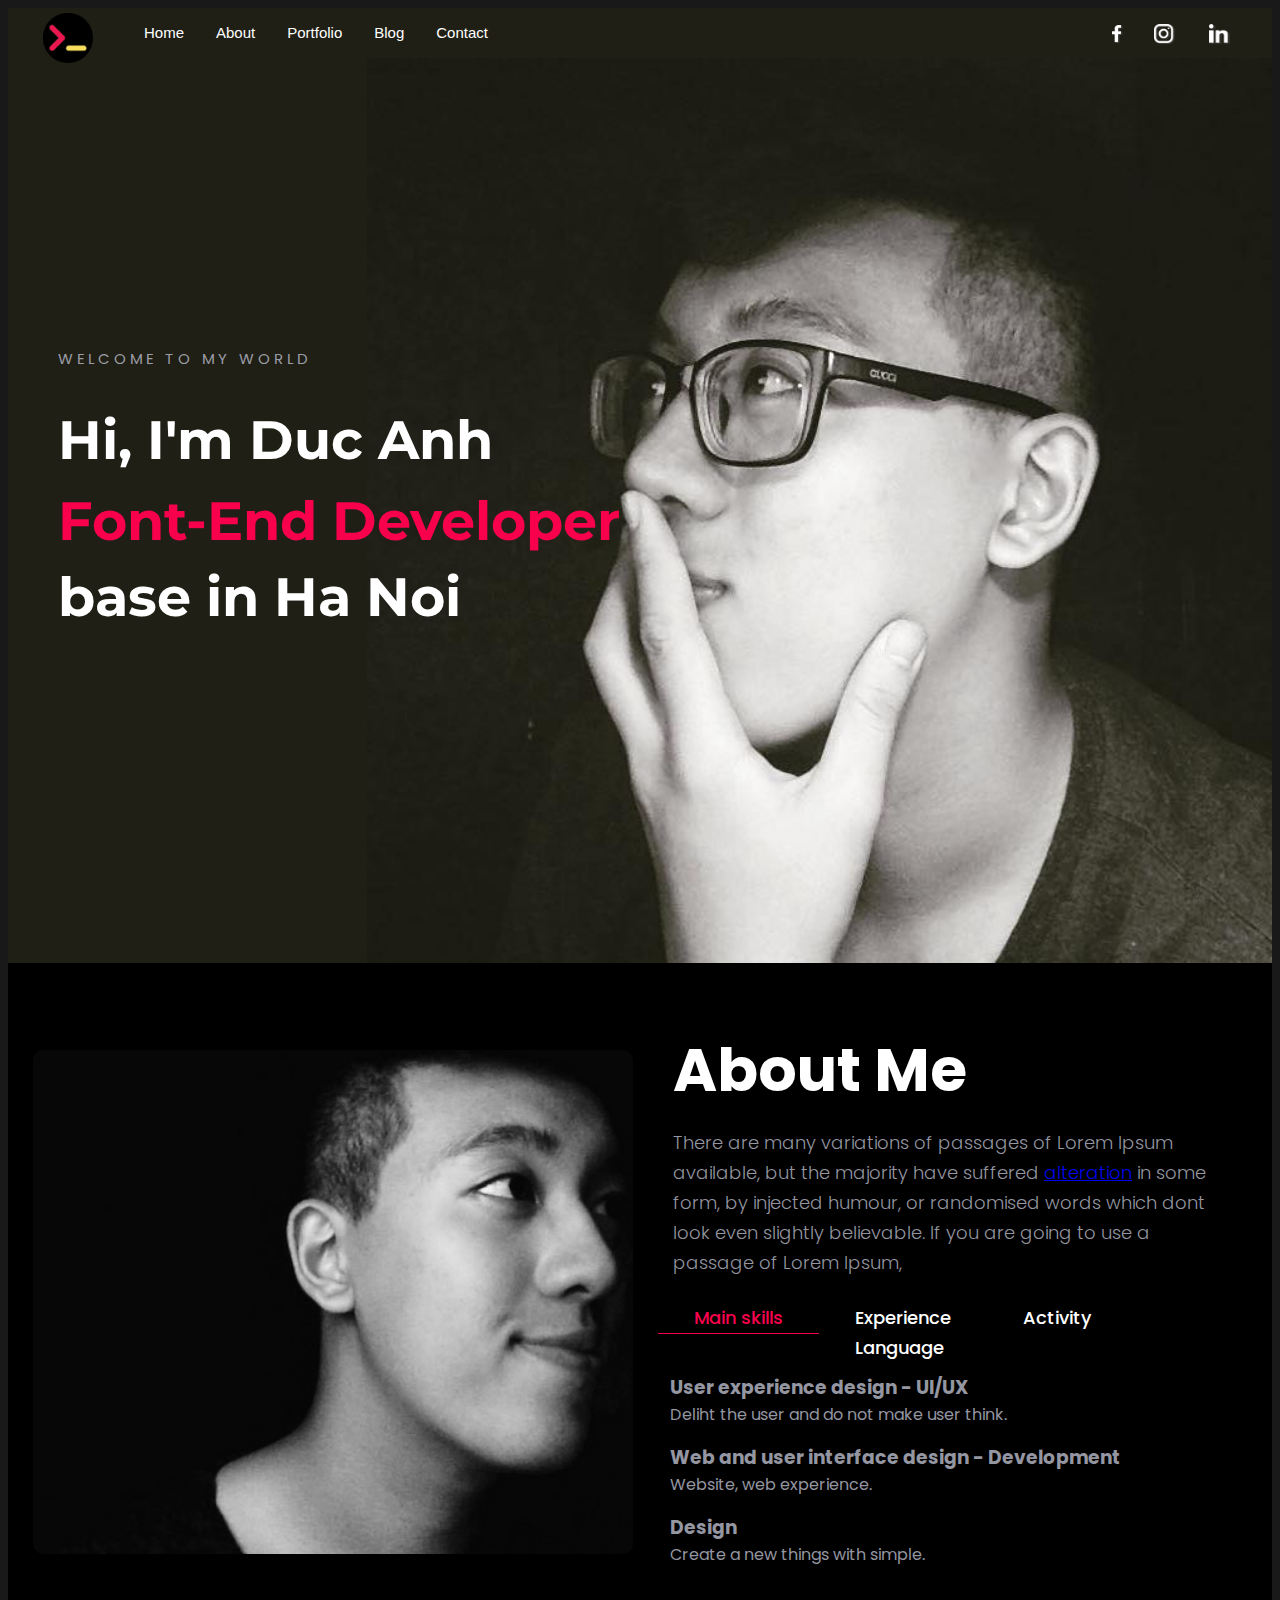
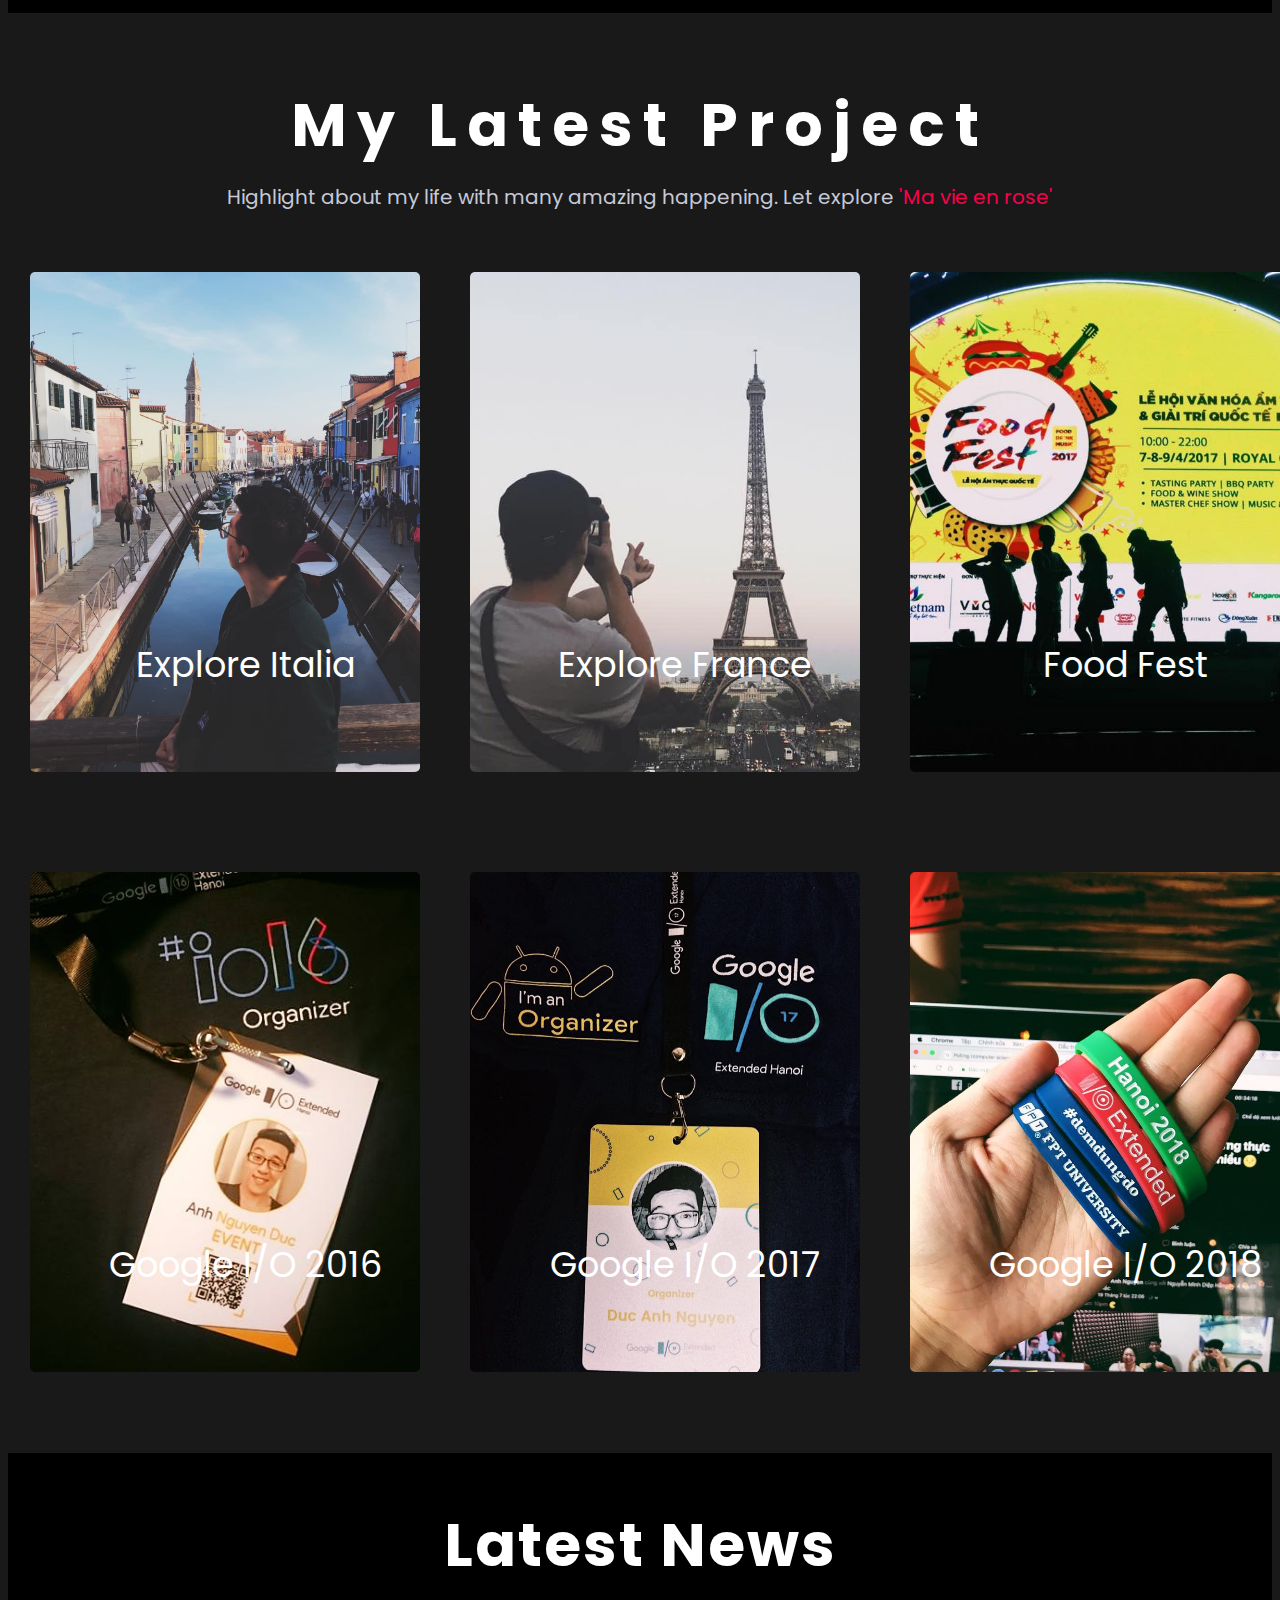
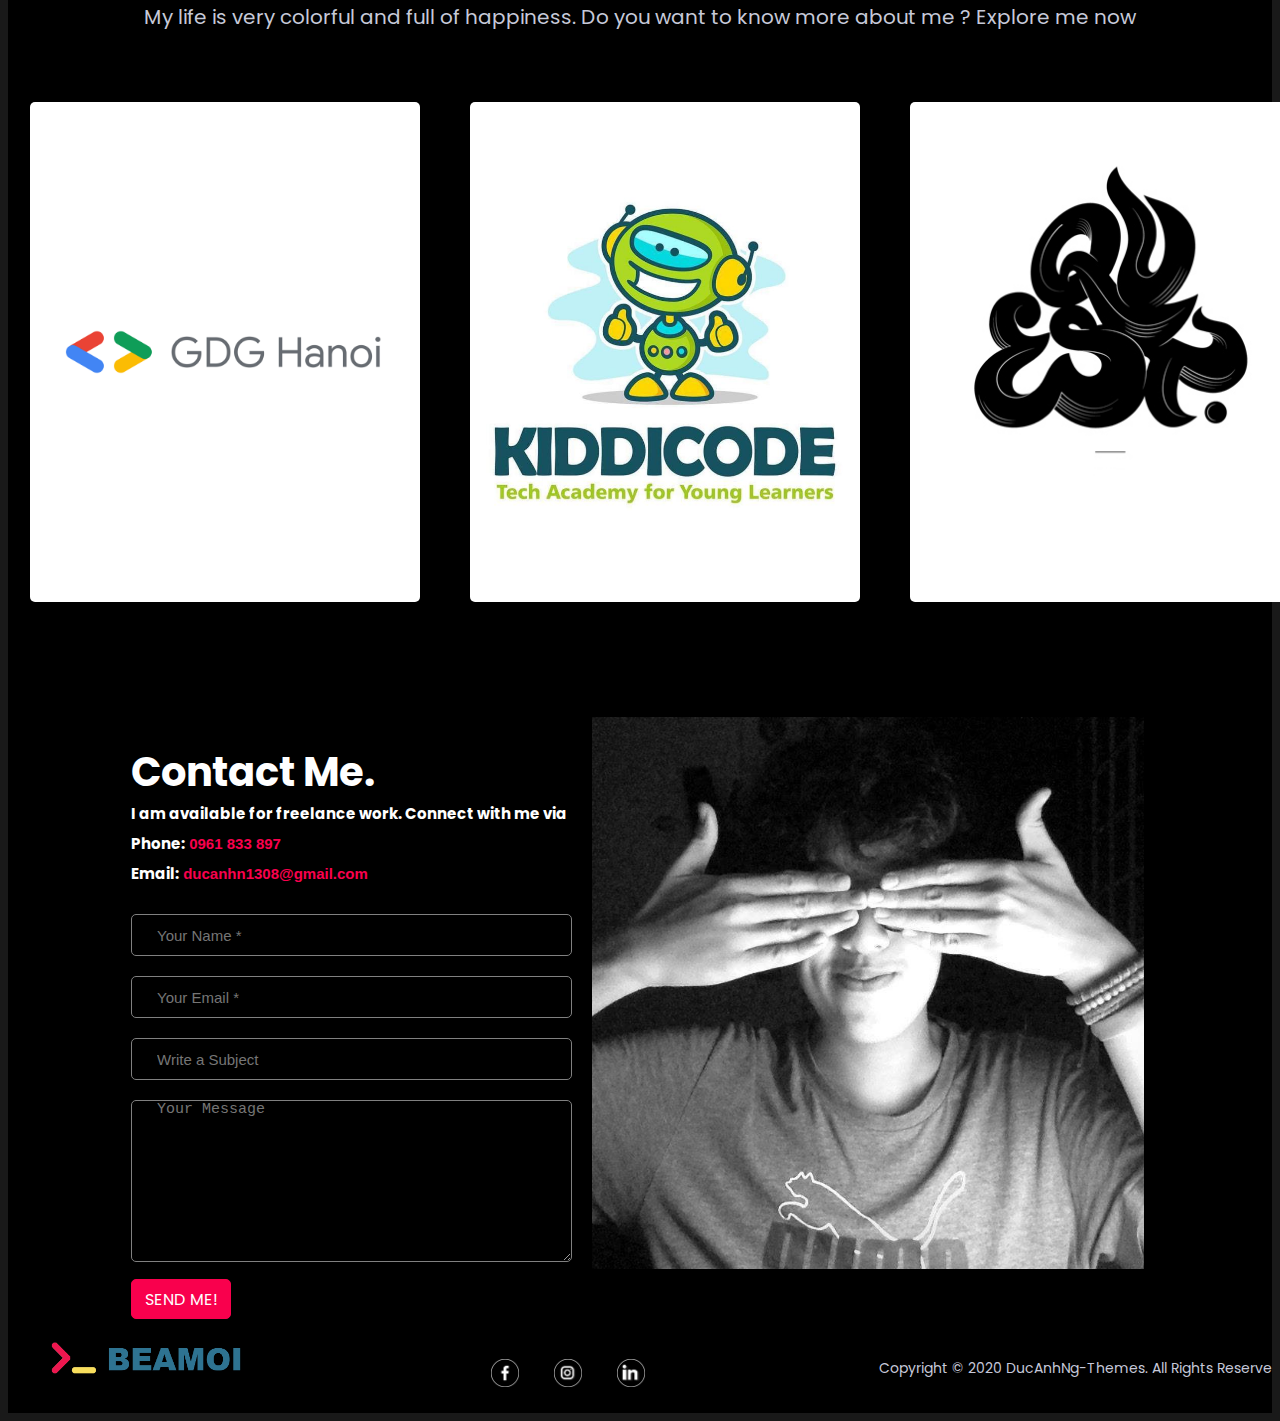
<file: public/index.html>
<!DOCTYPE html>
<html lang="en">

<head>
    <meta charset="UTF-8">
    <link rel="stylesheet" type="text/css" href="./CSS/menu.css">
    <link rel="stylesheet" type="text/css" href="./CSS/banner.css">
    <link rel="stylesheet" type="text/css" href="./CSS/about-content.css">
    <link rel="stylesheet" type="text/css" href="./CSS/port.css">
    <link rel="stylesheet" type="text/css" href="./CSS/new-por.css">
    <link rel="stylesheet" type="text/css" href="./CSS/contact.css">
    <link rel="stylesheet" type="text/css" href="./CSS/footer.css">
    <link href="https://fonts.googleapis.com/css2?family=Poppins:ital,wght@0,100;0,200;0,300;1,100;1,300&family=Roboto&display=swap" rel="stylesheet">
    <link href="https://fonts.googleapis.com/css2?family=Montserrat:ital,wght@0,100;0,200;0,300;0,400;0,500;0,600;0,700;0,800;0,900;1,100;1,200;1,300;1,400;1,500;1,600;1,700;1,800;1,900&display=swap" rel="stylesheet">
    <meta name="viewport" content="width=device-width, initial-scale=1.0">
    <title>Iam Duc Anh | Welcome </title>
</head>

<body>
    <div class="menu-wrapper">
        <div class="menu-left">
            <div class="logo">
                <a href="#">
                </a>
            </div>
            <nav class="main-menu-na">
                <ul class="mainmenu">
                    <li class="home">
                        <a href="#">Home</a>
                    </li>
                    <li class="about">
                        <a href="#">About</a>
                    </li>
                    <li class="home">
                        <a href="#">Portfolio</a>
                    </li>
                    <li class="home">
                        <a href="#">Blog</a>
                    </li>
                    <li class="home">
                        <a href="#">Contact</a>
                    </li>
                </ul>
            </nav>
        </div>
        <div class="menu-right">
            <div class="social-menu">
                <ul class="socail-but">
                    <li class="fb">
                        <a href="https://www.facebook.com/ducanhn1308"></a>
                    </li>
                    <li class="ins">
                        <a href="https://www.instagram.com/ducanh13_08/"></a>
                    </li>
                    <li class="ink">
                        <a href="#"></a>
                    </li>
                </ul>
            </div>
        </div>
    </div>
    <div class="content-banner">
        <div class="inner-cont">
            <span class="welcome"> WELCOME TO MY WORLD</span>
            <h1 class="name">Hi, I'm Duc Anh</h1>
            <h1 class="job">Font-End Developer</h1>
            <h2 class="hanoi">base in Ha Noi</h2>
        </div>
    </div>
    <div class="about-wrapper">
        <div class="content-inner">
            <div class="img-about">
                <div class="img"></div>
            </div>
            <div class="content-about">
                <div class="inner-about">
                    <h2 class="title">About Me</h2>
                    <p class="sub-title">There are many variations of passages of Lorem Ipsum available, but the majority have suffered <a href="#">alteration</a> in some form, by injected humour, or randomised words which dont look even slightly believable. If you are going
                        to use a passage of Lorem Ipsum,</p>
                </div>
                <div class="inner-skill">
                    <div class="tab">
                        <button class="tablinks active" onclick="openSkill(event, 'mainskill')">Main skills</button>
                        <button class="tablinks" onclick="openSkill(event, 'experi')">Experience</button>
                        <button class="tablinks" onclick="openSkill(event, 'acti')">Activity</button>
                        <button class="tablinks" onclick="openSkill(event, 'soft')">Language</button>

                    </div>
                    <div id="mainskill" class="tabcontent" style="display: block;">
                        <h3>User experience design - UI/UX</h3>
                        <p>Deliht the user and do not make user think.</p>

                        <h3>Web and user interface design - Development</h3>
                        <p>Website, web experience.</p>

                        <h3>Design</h3>
                        <p>Create a new things with simple.</p>
                    </div>

                    <div id="experi" class="tabcontent">
                        <h3>Intern Front End Developer - 2019</h3>
                        <p>KiddiCode Co.</p>

                        <h3>Intern Business Analyst - 2019</h3>
                        <p>BluCo Company</p>
                    </div>

                    <div id="acti" class="tabcontent">
                        <h3>Google IO Extended Hanoi 2016</h3>
                        <p>Collaborator.</p>

                        <h3>Google IO Extended Hanoi -2017 -2018</h3>
                        <p>Organizer.</p>

                        <h3>Google DevFes 2017</h3>
                        <p>Organizer.</p>

                        <h3>Quest Music Festival -2016 -2017 -2018</h3>
                        <p>Production Assistant.</p>
                    </div>

                    <div id="soft" class="tabcontent">
                        <h3>Vietnamese</h3>
                        <p>Native</p>

                        <h3>English</h3>
                        <p>IELTS : 6.0</p>

                        <h3>Japanes</h3>
                        <p>JLPT : N5</p>

                        <h3>Français - French</h3>
                        <p>DELF : A2</p>
                    </div>
                </div>
            </div>
        </div>
    </div>
    <div class="port">
        <div class="block1">
            <h1>My Latest Project</h1>
            <span>Highlight about my life with many amazing happening. Let explore <span style="color: #F9004D;"> 'Ma vie en rose'</span>
            </span>
        </div>
        <div class="block2">
            <div class="block-wrapper" style="background-image: url(../img/por-1.jpg);">
                <div class="content">
                    <span class="subtitle" style="opacity: 0;">Activity</span>
                    <div class="title">Explore Italia</div>
                </div>
                <div class="overlay">
                    <div class="content">
                        <span class="subtitle">Activity</span>
                        <div class="title">Explore Italia</div>
                    </div>
                </div>
            </div>
            <div class="block-wrapper" style="background-image: url(../img/por-2.jpg);">
                <div class="content">
                    <span class="subtitle" style="opacity: 0;">Activity</span>
                    <div class="title">Explore France</div>
                </div>
                <div class="overlay">
                    <div class="content">
                        <span class="subtitle">Activity</span>
                        <div class="title">Explore France</div>
                    </div>
                </div>
            </div>
            <div class="block-wrapper" style="background-image: url(../img/por-6.jpg);">
                <div class="content">
                    <span class="subtitle" style="opacity: 0;">Activity</span>
                    <div class="title">Food Fest</div>
                </div>
                <div class="overlay">
                    <div class="content">
                        <span class="subtitle">Activity</span>
                        <div class="title">Food Fest</div>
                    </div>
                </div>
            </div>
        </div>
        <div class="block2">
            <div class="block-wrapper" style="background-image: url(../img/por-5.jpg);">
                <div class="content">
                    <span class="subtitle" style="opacity: 0;">Activity</span>
                    <div class="title">Google I/O 2016</div>
                </div>
                <div class="overlay">
                    <div class="content">
                        <span class="subtitle">Activity</span>
                        <div class="title">Google I/O 2016</div>
                    </div>
                </div>
            </div>
            <div class="block-wrapper" style="background-image: url(../img/por-3.jpg);">
                <div class="content">
                    <span class="subtitle" style="opacity: 0;">Activity</span>
                    <div class="title">Google I/O 2017</div>
                </div>
                <div class="overlay">
                    <div class="content">
                        <span class="subtitle">Activity</span>
                        <div class="title">Google I/O 2017</div>
                    </div>
                </div>
            </div>
            <div class="block-wrapper" style="background-image: url(../img/por-4.jpg);">
                <div class="content">
                    <span class="subtitle" style="opacity: 0;">Activity</span>
                    <div class="title">Google I/O 2018</div>
                </div>
                <div class="overlay">
                    <div class="content">
                        <span class="subtitle">Activity</span>
                        <div class="title">Google I/O 2018</div>
                    </div>
                </div>
            </div>
        </div>
    </div>
    <div class="new-por">
        <div class="block3">
            <h1>Latest News</h1>
            <span>My life is very colorful and full of happiness. Do you want to know more about me ? Explore me now  </span>
        </div>
        <div class="block4">
            <div class="block-wrapper" style="background-image: url(../img/new-1.png);background-size: contain;">
                <div class="content1">
                    <span class="subtitle"></span>
                    <div class="title"></div>
                </div>
                <div class="overlay">
                    <div class="content">
                        <span class="subtitle">Member</span>
                        <div class="title">GDG Hanoi</div>
                    </div>
                </div>
            </div>
            <div class="block-wrapper" style="background-image: url(../img/new-2.jpg);background-size: contain;">
                <div class="content1">
                    <span class="subtitle"></span>
                    <div class="title"></div>
                </div>
                <div class="overlay">
                    <div class="content">
                        <span class="subtitle">Teacher</span>
                        <div class="title">KIDDICODE</div>
                    </div>
                </div>
            </div>
            <div class="block-wrapper" style="background-image: url(../img/new-4.jpg);">
                <div class="content1">
                    <span class="subtitle"></span>
                    <div class="title"></div>
                </div>
                <div class="overlay">
                    <div class="content">
                        <span class="subtitle">Product Assistant</span>
                        <div class="title">QUEST FESTIVAL</div>
                    </div>
                </div>
            </div>
        </div>
    </div>
    <div class="contact-wrapper">
        <div class="contact">
            <div class="form">
                <h2>Contact Me.</h2>
                <p>
                    I am available for freelance work. Connect with me via<br> Phone:<b> 0961 833 897</b> <br> Email:<b> ducanhn1308@gmail.com</b>
                </p>
                <form class="info-form">
                    <label for="item01">
                    <input class="txt-name" type="text" id="fname" name="fname" placeholder="Your Name *"><br>
                </label>
                    <label for="item02">
                    <input class="txtemail" type="text" id="femail" name="fname" placeholder="Your Email *"><br>
                </label>
                    <label for="item03">
                    <input class="txt-sub" type="text" id="fsubj" name="fname" placeholder="Write a Subject"><br>
                </label>
                    <label for="item04">
                    <textarea class="txt-cnt" type="text" id="fcontent" name="message" placeholder="Your Message"></textarea><br>
                </label>
                    <button class="btn" type="button">SEND ME!</button>
                </form>
            </div>
            <div class="img-bg">
                <div class="img"></div>
            </div>
        </div>
    </div>
    <div class="footer-wrapper">
        <div class="menu-left">
            <div class="logo">
                <a href="#">
                </a>
            </div>
        </div>
        <div class="menu-center">
            <div class="social-menu">
                <ul class="socail-but">
                    <li class="fb">
                        <a href="https://www.facebook.com/ducanhn1308"></a>
                    </li>
                    <li class="ins">
                        <a href="https://www.instagram.com/ducanh13_08/"></a>
                    </li>
                    <li class="ink">
                        <a href="#"></a>
                    </li>
                </ul>
            </div>
        </div>
        <div class="menu-right">
            <span>Copyright © 2020 DucAnhNg-Themes. All Rights Reserve</span>
        </div>
    </div>
</body>
<script src="../JS/about.js"></script>

</html>
</file>
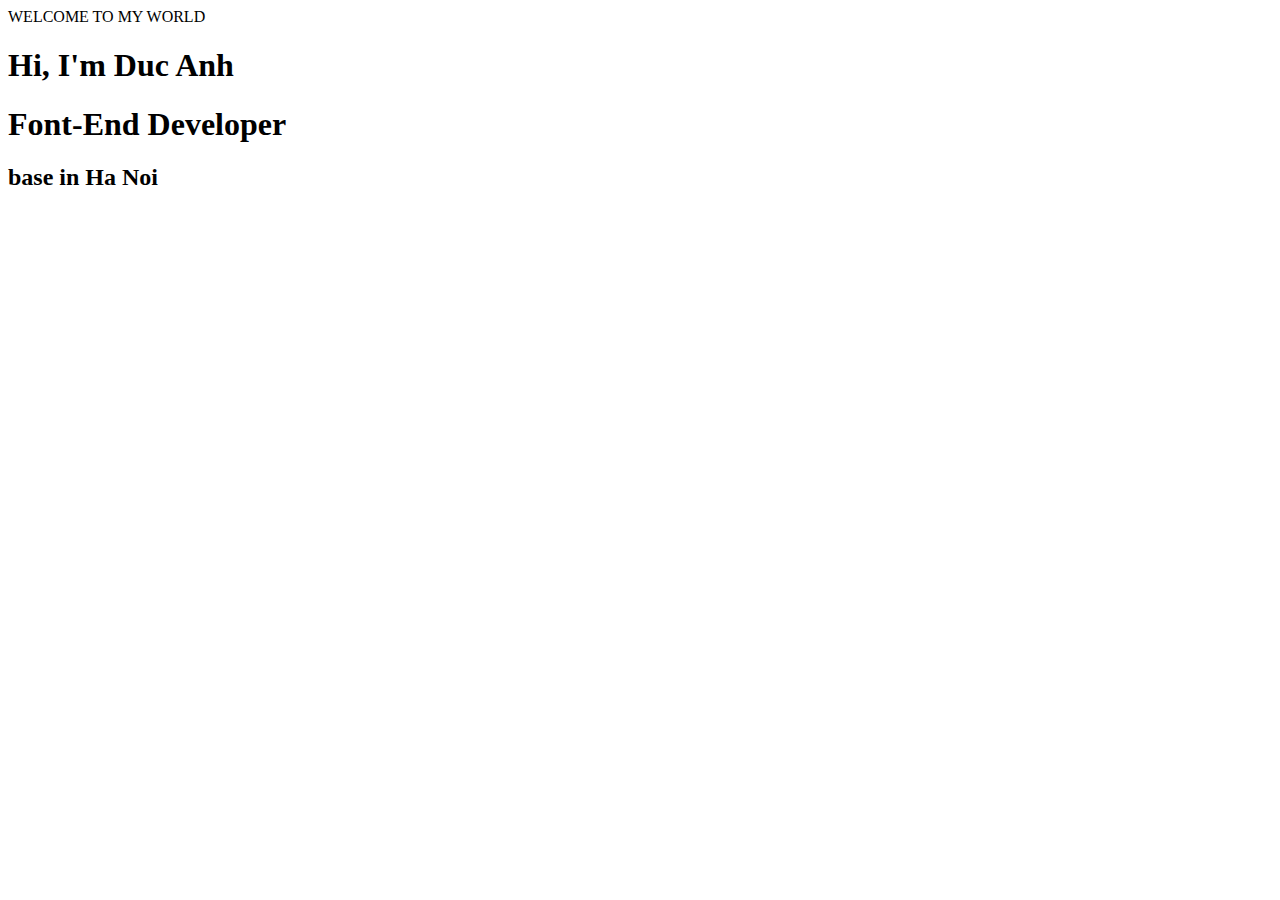
<file: banner.html>
<!DOCTYPE html>
<html lang="en">

<head>
    <meta charset="UTF-8">
    <meta name="viewport" content="width=device-width, initial-scale=1.0">
    <title>Document</title>
</head>

<body>
    <div class="content-banner">
        <div class="inner-cont">
            <span class="welcome"> WELCOME TO MY WORLD</span>
            <h1 class="name">Hi, I'm Duc Anh</h1>
            <h1 class="job">Font-End Developer</h1>
            <h2 class="hanoi">base in Ha Noi</h2>
        </div>
    </div>
</body>

</html>
</file>
<file: public/CSS/menu.css>
.menu-wrapper,
.menu-left,
.menu-right {
    display: flex;
    background-color: #1F1F16;
    height: 50px;
}

.menu-wrapper .menu-left {
    justify-content: flex-start;
    padding-left: 35px;
    flex-grow: 2;
}

.menu-wrapper .menu-right {
    justify-content: flex-end;
    flex-grow: 1;
    padding-right: 25px;
}

.menu-wrapper .logo {
    width: 50px;
    height: 50px;
    background-image: url(../img/logo1.png);
    background-position: center;
    background-size: contain;
    background-repeat: no-repeat;
    padding-top: 10px;
}

.menu-wrapper .main-menu-na .mainmenu {
    display: flex;
    padding-left: 35px;
    list-style: none;
    font-family: sans-serif;
    align-items: center;
    color: #FFFF;
}

.menu-wrapper .main-menu-na .mainmenu a {
    padding: 10px 16px;
    text-decoration: none;
}

.menu-wrapper .main-menu-na .mainmenu a:link,
a:visited,
a:active {
    color: #FFFF;
    font-size: 15px;
}

.menu-wrapper .main-menu-na .mainmenu a:hover {
    color: #D63C6C;
    font-size: 20px;
    border-bottom: 2px solid #D63C6C;
}

.menu-wrapper .main-menu-na .mainmenu li {
    color: #FFFF;
}

.menu-wrapper .menu-right .social-menu .socail-but {
    display: flex;
    list-style: none;
    font-family: sans-serif;
    align-items: center;
    color: #FFFF;
}

.menu-wrapper .menu-right .social-menu .socail-but a {
    padding: 16px 20px;
    text-decoration: none;
}

.menu-wrapper .menu-right .social-menu .socail-but .fb,
.ins,
.ink {
    background-size: contain;
    background-position: center;
    background-repeat: no-repeat;
}

.menu-wrapper .menu-right .social-menu .socail-but .fb {
    background-image: url(../img/logo-fb.png);
}

.menu-wrapper .menu-right .social-menu .socail-but .ins {
    background-image: url(../img/logo-ins1.png);
    width: 20px;
    height: 20px;
}

.menu-wrapper .menu-right .social-menu .socail-but .ink {
    background-image: url(../img/logo-ink1.png);
    width: 20px;
    height: 20px;
}
</file>
<file: public/CSS/banner.css>
.content-banner {
    height: 905px;
    font-family: 'Poppins', sans-serif;
    display: flex;
    vertical-align: middle;
    justify-content: flex-start;
    align-items: center;
    text-align: left;
    background-color: #1F1F16;
    background-image: url(../img/banner.jpg);
    background-repeat: no-repeat;
    background-position: right;
    background-size: contain;
}

.content-banner .inner-cont {
    float: left;
    padding-left: 50px;
}

.content-banner .inner-cont .welcome {
    color: rgba(198, 201, 216, .75);
    font-size: 15px;
    letter-spacing: 4px;
}

.content-banner .inner-cont .name {
    color: rgb(255, 255, 255);
    font-size: 54px;
    font-family: 'Montserrat', sans-serif;
    margin-bottom: 0;
}

.content-banner .inner-cont .job {
    color: rgb(249, 0, 77);
    font-size: 54px;
    font-family: 'Montserrat', sans-serif;
    margin-top: 15px;
    margin-bottom: 0;
}

.content-banner .inner-cont .hanoi {
    color: rgb(255, 255, 255);
    font-family: 'Montserrat', sans-serif;
    font-size: 54px;
    margin-top: 10px;
    font-weight: 700;
}
</file>
<file: public/CSS/about-content.css>
.about-wrapper {
    background-color: black;
    height: 650px;
}

.about-wrapper .content-inner {
    margin: 0, 50px;
    padding: 0, 15px;
    height: 650px;
    display: grid;
    grid-template-columns: 1.5fr 2fr;
}

.about-wrapper .content-inner .img-about {
    display: flex;
    align-items: center;
}

.about-wrapper .content-inner .img-about .img {
    background-image: url(../img/IMG_3215.jpg);
    background-repeat: no-repeat;
    background-size: cover;
    height: 504px;
    width: 600px;
    border-radius: 10px;
    margin: 0 25px;
}

.about-wrapper .content-about {
    display: grid;
    grid-template-rows: 0.5fr 1fr;
}

.about-wrapper .content-about .inner-about {
    margin-top: 50px;
    margin-right: 50px;
}

.about-wrapper .content-about .inner-skill {
    margin-top: 10px;
    margin-bottom: 50px;
    margin-right: 50px;
}

.about-wrapper .content-about .inner-about .title {
    font-family: 'Poppins', sans-serif;
    font-size: 60px;
    font-weight: 700;
    line-height: 85px;
    text-align: left;
    margin: 15px 15px;
    color: #FFFF;
}

.about-wrapper .content-about .inner-about .sub-title {
    font-family: 'Poppins', sans-serif;
    font-size: 18px;
    font-weight: 300;
    line-height: 30px;
    text-align: left;
    margin: 15px 15px;
    color: rgba(198, 201, 216, .75);
}


/* Style the tab */

.tab {
    overflow: hidden;
}


/* Style the buttons inside the tab */

.tab button {
    background-color: inherit;
    float: left;
    border: none;
    outline: none;
    cursor: pointer;
    padding: 0px 36px;
    transition: 0.3s;
    font-size: 18px;
    color: #FFFF;
    font-family: Poppins, sans-seri;
    font-weight: 500;
    line-height: 30px;
}


/* Change background color of buttons on hover */

.tab button:hover {
    background-color: rgb(249, 0, 77);
}


/* Create an active/current tablink class */

.tab button.active {
    color: rgb(249, 0, 77);
    border-bottom: 1px solid rgb(249, 0, 77);
}

.tab button.active:hover {
    color: #FFFF;
    background-color: rgb(249, 0, 77);
}


/* Style the tab content */

.tabcontent {
    display: none;
    padding: 6px 12px;
    color: rgba(198, 201, 216, 0.75);
    font-family: Poppins, sans-seri;
    font-size: 16px;
    font-weight: 500px;
    line-height: 27px;
}

.tabcontent p {
    margin-top: 0px;
}

.tabcontent h3 {
    margin-bottom: 0px;
    margin-top: 5px;
}
</file>
<file: public/CSS/port.css>
body {
    background-color: #191919;
}

.port {
    height: 1300px;
    padding-bottom: 70px;
}

.block1 {
    width: 100%;
    color: #FFFF;
    text-align: center;
    margin-top: 70px;
    background-color: #191919;
}

.block2 {
    width: 100%;
    height: 600px;
    display: flex;
    justify-content: center;
    align-items: center;
    background-color: #191919;
}

.block1 h1 {
    font-family: Poppins, sans-serif;
    font-size: 60px;
    line-height: 84px;
    font-weight: 1000px;
    letter-spacing: 10px;
    margin-bottom: 15px;
    font-weight: 700;
}

.block-wrapper {
    width: 390px;
    height: 500px;
    background-color: #DDD;
    background-size: cover;
    background-position: center;
    font-family: sans-serif;
    color: #FFF;
    margin-top: 40px;
    border-radius: 5px;
    margin-left: 50px;
    margin-bottom: 20px;
    transition-duration: 0.5s;
    flex-direction: column;
    align-items: center;
    position: relative;
}

.block-wrapper .overlay {
    height: 500px;
    width: 390px;
    background: rgb(246, 0, 76);
    background: linear-gradient(180deg, rgba(246, 0, 76, 0.8323704481792717) 0%, rgba(0, 0, 0, 0.6446953781512605) 82%);
    justify-content: center;
    align-items: center;
    opacity: 0;
    transition-duration: 0.5s;
    border-radius: 5px;
}

.block-wrapper:hover .overlay {
    opacity: 1;
    transform: scale(1, 1);
}

.block-wrapper:hover {
    opacity: 0.8;
    transform: scale(1.1, 1.1);
}

.block-wrapper .content {
    width: 200px;
    width: 390px;
    opacity: 1;
    margin: 0;
    padding: 0 20px;
    position: absolute;
    top: 320px;
    left: 0px;
    display: flex;
    flex-direction: column;
    align-items: center;
}

.block-wrapper .content .subtitle,
.block1 span {
    color: rgb(198, 201, 216);
    font-family: 'Poppins', sans-serif;
    font-size: 20px;
    line-height: 30px;
    text-align: center;
    margin-bottom: 25px;
}

.block-wrapper .content .title {
    color: #FFFF;
    font-family: 'Poppins', sans-serif;
    font-size: 35px;
    line-height: 36px;
}
</file>
<file: public/CSS/new-por.css>
.new-por {
    height: 800px;
    background-color: black;
}

.new-por .block3 {
    width: 100%;
    color: #FFFF;
    text-align: center;
    padding-top: 10px;
    padding-bottom: 10px;
    margin-top: 0;
    background-color: black;
}

.new-por .block4 {
    width: 100%;
    height: 600px;
    display: flex;
    flex-direction: row;
    justify-content: center;
    align-items: center;
    background-color: black;
}

.new-por .block3 h1 {
    font-family: Poppins, sans-serif;
    font-size: 60px;
    line-height: 84px;
    font-weight: 1000px;
    letter-spacing: 2px;
    margin-bottom: 15px;
    font-weight: 700;
    margin-top: 40.2px;
}

.new-por .block-wrapper {
    width: 390px;
    height: 500px;
    background-color: white;
    background-size: cover;
    background-position: center;
    font-family: sans-serif;
    color: #FFF;
    margin-top: 40px;
    border-radius: 5px;
    margin-left: 50px;
    margin-bottom: 20px;
    transition-duration: 0.5s;
    flex-direction: column;
    align-items: center;
    position: relative;
    background-repeat: no-repeat;
}

.new-por .block-wrapper .overlay {
    height: 500px;
    width: 390px;
    background: white;
    background: linear-gradient(180deg, rgba(246, 0, 76, 0.8323704481792717) 0%, rgba(0, 0, 0, 0.6446953781512605) 82%);
    justify-content: center;
    align-items: center;
    opacity: 0;
    transition-duration: 0.5s;
    border-radius: 5px;
    background-repeat: no-repeat;
}

.new-por .block-wrapper:hover .overlay {
    height: 500px;
    width: 390px;
    opacity: 1;
    transform: scale(1.02, 1.02);
}

.new-por .block-wrapper:hover {
    opacity: 0.8;
    background-size: cover;
    background-position: center;
    background-repeat: no-repeat;
    transform: scale(0.98, 0.98);
    width: 390px;
    height: 500px;
}

.new-por .block-wrapper .content,
.content1 {
    width: 200px;
    width: 390px;
    opacity: 1;
    margin: 0;
    padding: 0 20px;
    position: absolute;
    top: 320px;
    left: 0px;
    display: flex;
    flex-direction: column;
    align-items: center;
}

.new-por .block-wrapper .overlay .content {
    transition-duration: 2s;
}

.new-por .block-wrapper .content1 .subtitle,
.block3 span {
    color: rgb(198, 201, 216);
    font-family: 'Poppins', sans-serif;
    font-size: 20px;
    line-height: 30px;
    text-align: center;
    margin-bottom: 25px;
}

.new-por .block-wrapper .content1 .title {
    color: #FFFF;
    font-family: 'Poppins', sans-serif;
    font-size: 35px;
    line-height: 36px;
}

.new-por .block-wrapper:hover .content1 {
    opacity: 0;
}

.new-por .block-wrapper:hover .overlay .content .subtitle {
    font-size: 25px;
}

.new-por .block-wrapper:hover .overlay .content .title {
    font-size: 40px;
}
</file>
<file: public/CSS/contact.css>
b {
    font-family: sans-serif;
    font-weight: 700;
    color: #F9004D;
}

.contact-wrapper {
    background-color: black;
}

.contact {
    height: 680px;
    width: 100%;
    display: flex;
    flex-direction: row;
    justify-content: center;
    align-items: center;
}

.contact .form {
    background-color: black;
    display: flex;
    flex-direction: column;
    justify-content: center;
    align-items: flex-start;
    margin-left: 50px;
}

.contact .form h2 {
    color: white;
    font-family: Poppins, sans-serif;
    font-size: 40px;
    line-height: 50px;
    text-align: left;
    font-weight: bolder;
    padding: 0 25px;
    margin-bottom: 2px;
    margin-top: 65px;
}

.contact .form p {
    width: 100%;
    color: white;
    font-family: Poppins, sans-serif;
    font-size: 15px;
    line-height: 30px;
    text-align: left;
    font-weight: bolder;
    padding: 0 25px;
    margin-top: 0;
}

.contact .info-form {
    width: 80%;
    height: 400px;
    background-color: black;
    font-family: Poppins, sans-serif;
    font-size: 14px;
    font-weight: 400;
    line-height: 24px;
    text-size-adjust: 100%;
    text-align: left;
}

.contact .info-form input,
textarea {
    padding: 0 25px;
    background-color: rgba(0, 0, 0, 0);
    height: 40px;
    width: 100%;
    margin: 10px 0;
    margin-left: 25px;
    color: #F9004D;
    border: 1px solid gray;
    font-size: 15px;
    border-radius: 5px;
}

.contact .info-form textarea {
    height: 160px;
}

.contact .info-form button {
    height: 40px;
    width: 100px;
    background-color: #F9004D;
    color: #FFFF;
    font-family: Poppins, sans-serif;
    border: 1px solid #F9004D;
    border-radius: 5px;
    font-size: 16px;
    margin-left: 25px;
}

.contact .img-bg {
    width: 50%;
    height: 100%;
    background-color: black;
    display: flex;
    align-items: center;
    justify-content: center;
}

.contact .img-bg .img {
    width: 90%;
    height: 90%;
    background-image: url(../img/contact2.jpg);
    background-position: center;
    background-size: contain;
    background-repeat: no-repeat;
    margin-right: 80px;
}
</file>
<file: public/CSS/footer.css>
.footer-wrapper {
    width: 100%;
    display: flex;
    flex-direction: row;
    background-color: black;
    height: 80px;
}

.footer-wrapper .menu-left {
    display: flex;
    align-items: center;
    justify-content: flex-start;
    padding-left: 35px;
    background-color: black;
    flex-grow: 1;
}

.footer-wrapper .menu-center {
    display: flex;
    flex-direction: row;
    align-items: center;
    justify-content: center;
    padding-right: 25px;
    background-color: black;
    flex-grow: 1;
}

.footer-wrapper .menu-right {
    display: flex;
    align-items: center;
    justify-content: flex-end;
    color: #C6C8D9;
    font-family: Poppins, sans-serif;
    font-size: 14px;
    line-height: 30px;
    background-color: black;
    padding-top: 10px;
    flex-grow: 1;
}

.footer-wrapper .logo {
    width: 200px;
    height: 50px;
    background-image: url(../img/logo3.png);
    background-position: center;
    background-size: contain;
    background-repeat: no-repeat;
    padding-top: 10px;
}

.footer-wrapper .menu-center .social-menu .socail-but {
    display: flex;
    list-style: none;
    font-family: sans-serif;
    align-items: center;
    color: #FFFF;
}

.footer-wrapper .menu-center .social-menu .socail-but a {
    padding: 16px 20px;
    text-decoration: none;
}

.footer-wrapper .menu-center .social-menu .socail-but .fb,
.ins,
.ink {
    height: 28px;
    width: 28px;
    padding-right: 35px;
    background-size: contain;
    background-position: center;
    background-repeat: no-repeat;
}

.footer-wrapper .menu-center .social-menu .socail-but .fb {
    background-image: url(../img/fb2.png);
}

.footer-wrapper .menu-center .social-menu .socail-but .ins {
    background-image: url(../img/inst2.png);
}

.footer-wrapper .menu-center .social-menu .socail-but .ink {
    background-image: url(../img/ink2.png);
}
</file>
